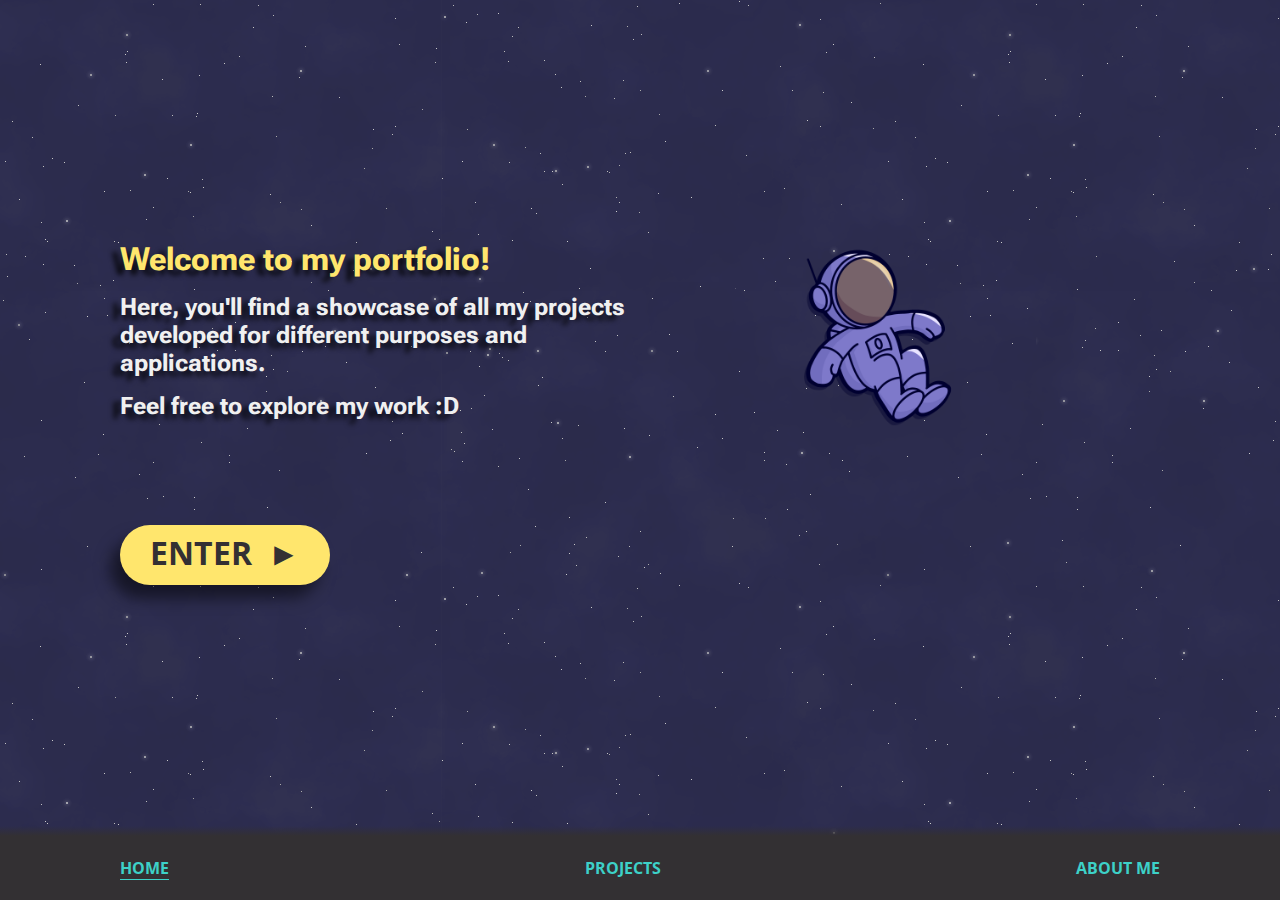
<file: index.html>
<!DOCTYPE html>
<html>
<head>
    <meta http-equiv="Content-Type" content="text/html; charset=utf-8">
    <meta name="viewport" content="width=device-width, initial-scale=1.0">
    <title>Portifolio</title>
    <link href="assets/styles/color_reference.css" rel="stylesheet" />
    <link href="assets/styles/main_style.css" rel="stylesheet" />
    <link href="assets/styles/index_style.css" rel="stylesheet" />
</head>
<body>
    <div class="main-container">
        <div class="image-container">
            <div class="moving-background"></div>
        </div>
        <div class="text-container">
            <div class="main-text">
                <div class="text-content">
                    <h1>Welcome to my portfolio!</h1>
                    <h2>Here, you'll find a showcase of all my projects developed for different purposes and applications.</h2><h2>Feel free to explore my work :D</h2>
                    <a href='projects.html'><button>ENTER&nbsp;&nbsp;►</button></a>
                </div>
                <div class="image-content">
                    <img src="assets/imgs/Profile/astronault3.png">
                </div>
            </div>
            <div class="bottom-bar-transition"></div>
        </div>
    </div>
    <nav class="bottom-bar">
        <ul class="nav-list">
            <li><a class="selected" href="#">HOME</a></li>
            <li><a class="not-selected" href="projects.html">PROJECTS</a></li>
            <li><a class="not-selected" href="resume.html">ABOUT ME</a></li>
        </ul>
    </div>
</body>
</html>
</file>
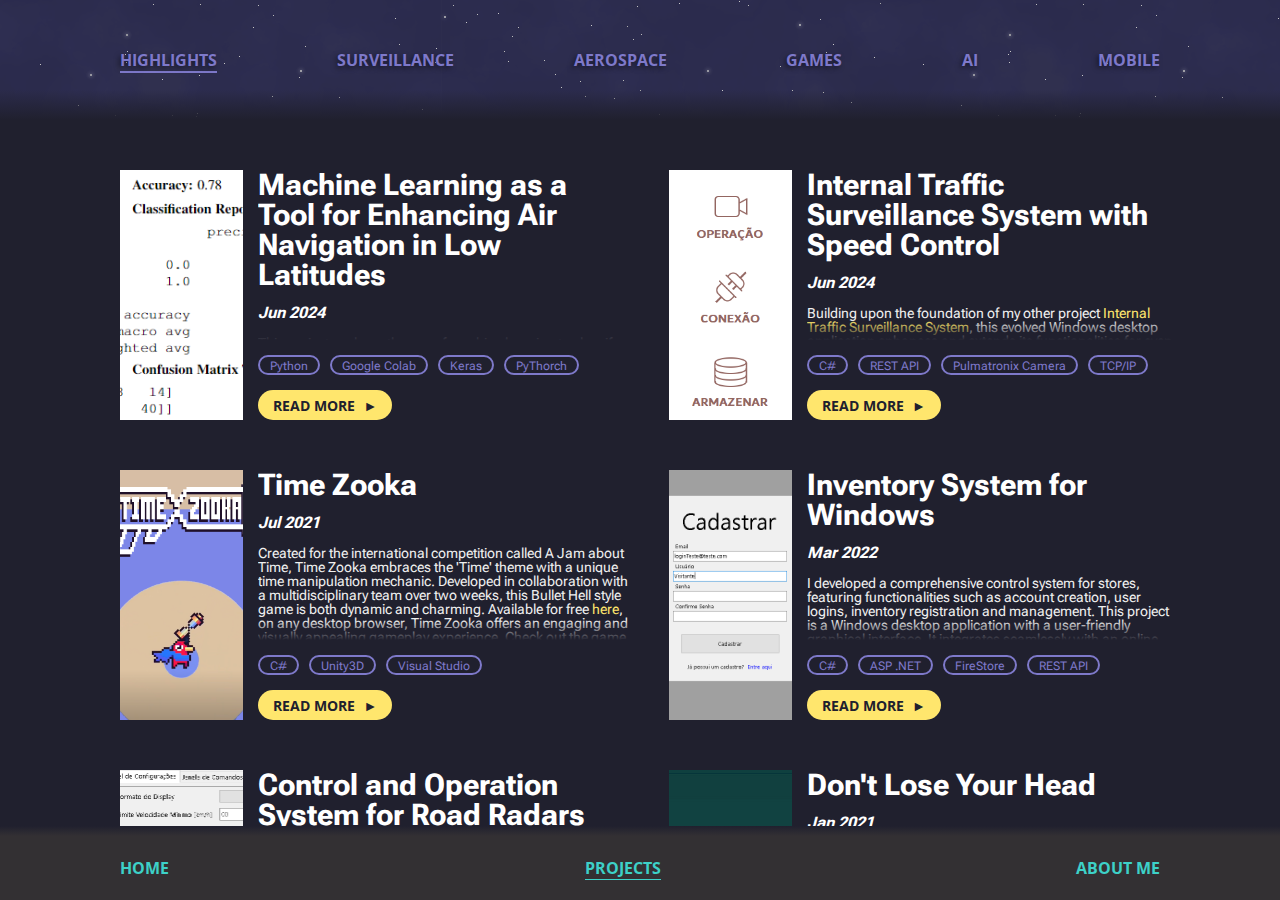
<file: projects.html>
<!DOCTYPE html>
<html>
<head>
    <meta http-equiv="Content-Type" content="text/html; charset=utf-8">
    <meta name="viewport" content="width=device-width, initial-scale=1.0">
    <title>Portifolio</title>
    <link href="assets/styles/color_reference.css" rel="stylesheet" />
    <link href="assets/styles/main_style.css" rel="stylesheet" />
    <link href="assets/styles/projects_style.css" rel="stylesheet" />
    <script src="assets/scripts/dataset.js"></script>
    <script src="assets/scripts/projects.js"></script>
</head>
<body>
    <div class="main-container">
        <div class="top-bar">
            <ul class="nav-list">
                <li><a id="highlight" onclick="generateHighlightContent()" class="not-selected">HIGHLIGHTS</a></li>
                <li><a id="traffic" onclick="generateFilterContent('traffic')" class="not-selected">SURVEILLANCE</a></li>
                <li><a id="aerospace" onclick="generateFilterContent('aerospace')" class="not-selected">AEROSPACE</a></li>
                <li><a id="games" onclick="generateFilterContent('games')" class="not-selected">GAMES</a></li>
                <li><a id="ai" onclick="generateFilterContent('ai')" class="not-selected">AI</a></li>
                <li><a id="mobile" onclick="generateFilterContent('mobile')" class="not-selected">MOBILE</a></li>
            </ul>
            <div class="top-bar-transition"></div>
        </div>
        <div class="projects-container" id="project-container">
            <div class="main-projects">
                <div class="project-sample">
                    <div class="sample-image">
                    </div>
                    <div class="sample-description">
                        <div class="sample-text">
                            <h2>${item.title}</h2>
                            <h3>${item.date}</h3>
                            ${item.description}
                        </div>
                        <div class="sample-bar">
                            <button>LER SOBRE</button>
                            <span>TAG</span>
                        </div>
                    </div>
                </div>
            </div>
            <div class="filler"></div>
            <div class="bottom-bar-transition"></div>
        </div>
    </div>
    <div class="bottom-bar">
        <ul class="nav-list">
            <li><a class="not-selected" href="index.html">HOME</a></li>
            <li><a class="selected" href="#highlight">PROJECTS</a></li>
            <li><a class="not-selected" href="resume.html">ABOUT ME</a></li>
        </ul>
    </div>
</body>
</html>
</file>
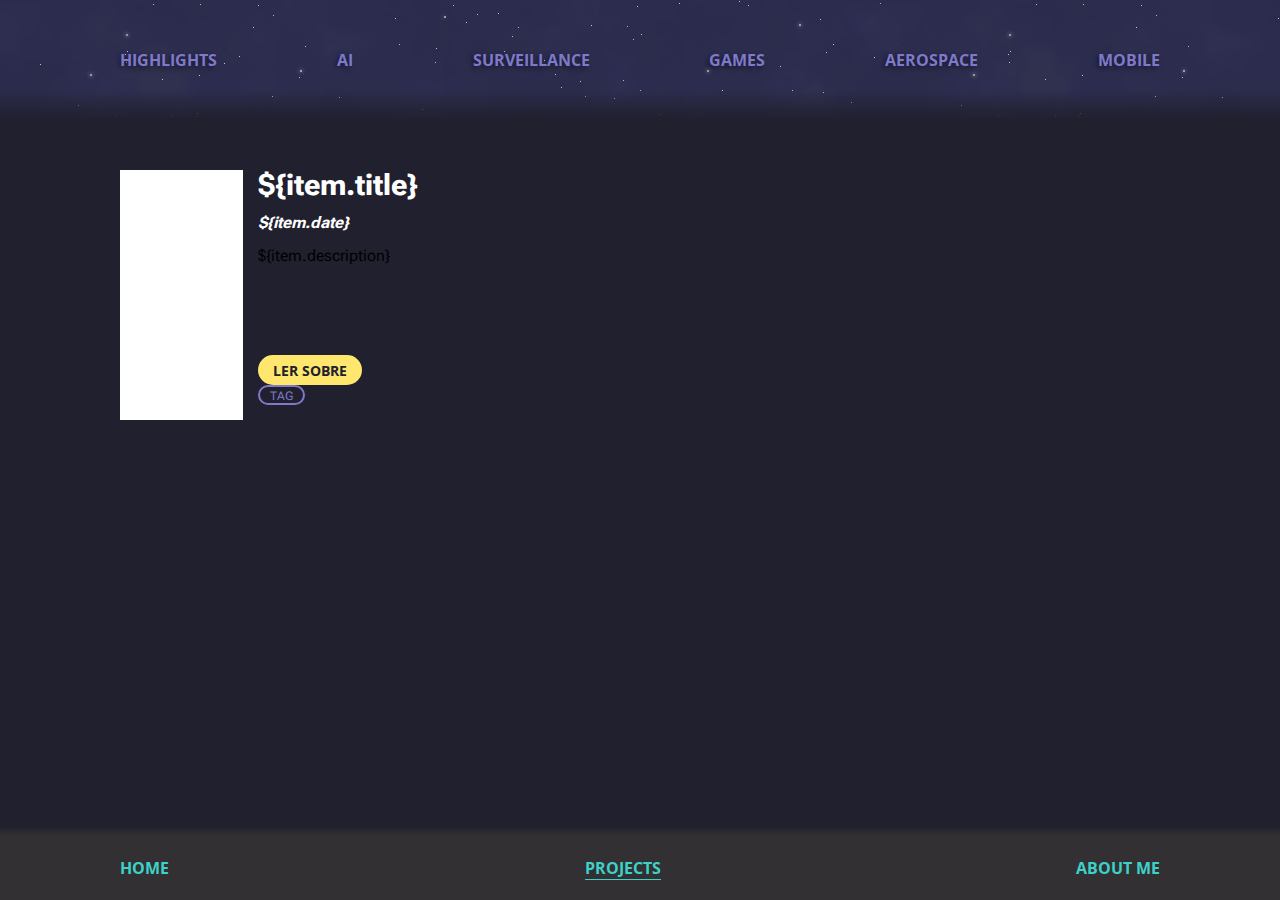
<file: projects_summary.html>
<!DOCTYPE html>
<html>
<head>
    <meta http-equiv="Content-Type" content="text/html; charset=utf-8">
    <meta name="viewport" content="width=device-width, initial-scale=1.0">
    <title>Portifolio</title>
    <link href="assets/styles/color_reference.css" rel="stylesheet" />
    <link href="assets/styles/main_style.css" rel="stylesheet" />
    <link href="assets/styles/projects_style.css" rel="stylesheet" />
    <script src="assets/scripts/projects_summary.js"></script>
</head>
<body>
    <div class="main-container">
        <div class="top-bar">
            <ul class="nav-list">
                <li><a id="highlight" onclick="generateHighlightContent()" class="not-selected" href="#">HIGHLIGHTS</a></li>
                <li><a id="ai" onclick="generateFilterContent('ai')" class="not-selected" href="#">AI</a></li>
                <li><a id="traffic" onclick="generateFilterContent('traffic')" class="not-selected" href="#">SURVEILLANCE</a></li>
                <li><a id="games" onclick="generateFilterContent('games')" class="not-selected" href="#">GAMES</a></li>
                <li><a id="aerospace" onclick="generateFilterContent('aerospace')" class="not-selected" href="#">AEROSPACE</a></li>
                <li><a id="mobile" onclick="generateFilterContent('mobile')" class="not-selected" href="#">MOBILE</a></li>
            </ul>
            <div class="top-bar-transition"></div>
        </div>
        <div class="projects-container" id="project-container">
            <div class="main-projects">
                <div class="project-sample">
                    <div class="sample-image">
                    </div>
                    <div class="sample-description">
                        <div class="sample-text">
                            <h2>${item.title}</h2>
                            <h3>${item.date}</h3>
                            ${item.description}
                        </div>
                        <div class="sample-bar">
                            <button>LER SOBRE</button>
                            <span>TAG</span>
                        </div>
                    </div>
                </div>
            </div>
            <div class="filler"></div>
            <div class="bottom-bar-transition"></div>
        </div>
    </div>
    <div class="bottom-bar">
        <ul class="nav-list">
            <li><a class="not-selected" href="index.html">HOME</a></li>
            <li><a class="selected" href="#">PROJECTS</a></li>
            <li><a class="not-selected" href="resume.html">ABOUT ME</a></li>
        </ul>
    </div>
    <script>
        generateHighlightContent();
    </script>
</body>
</html>
</file>
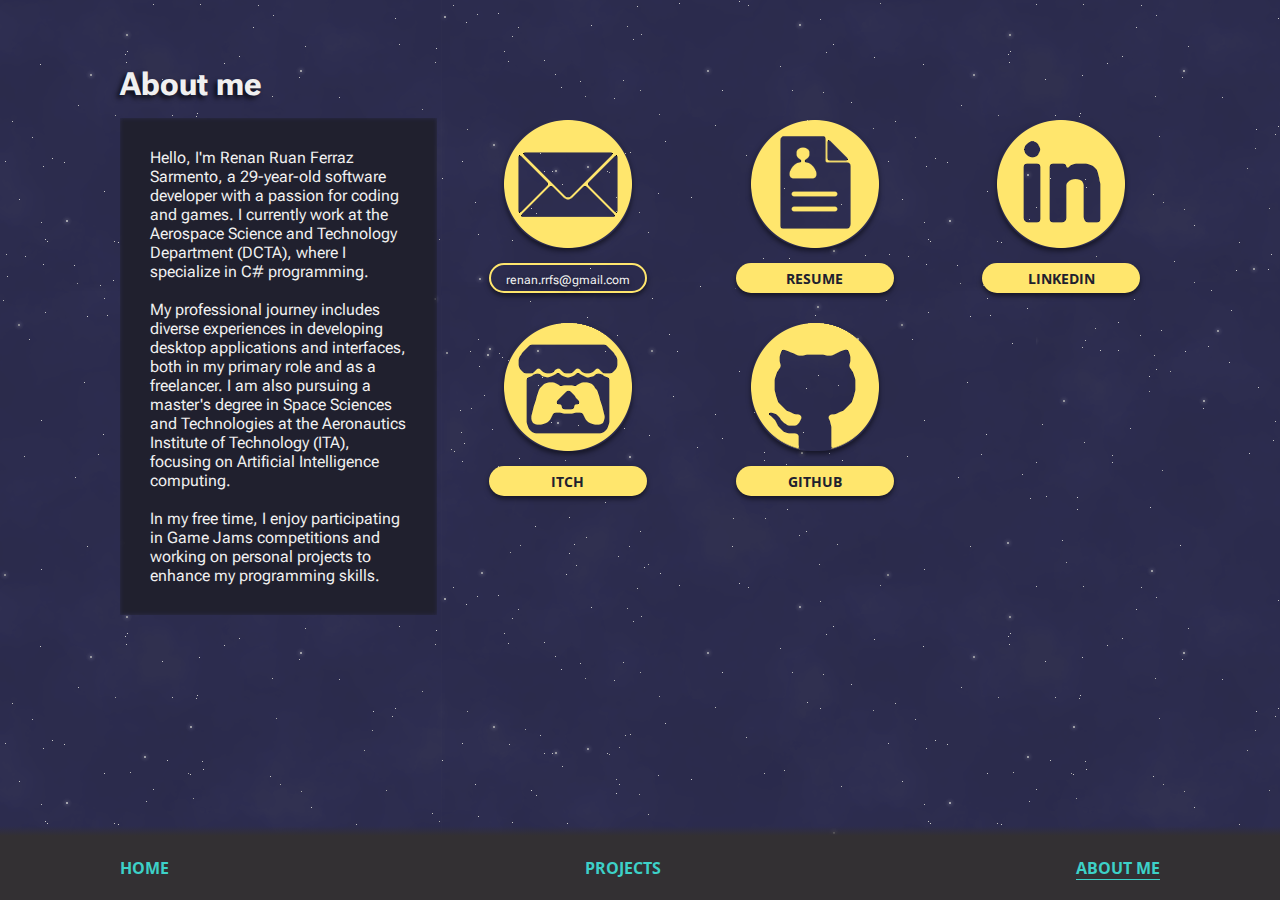
<file: resume.html>
<!DOCTYPE html>
<html>
<head>
    <meta http-equiv="Content-Type" content="text/html; charset=utf-8">
    <meta name="viewport" content="width=device-width, initial-scale=1.0">
    <title>Portifolio</title>
    <link href="assets/styles/color_reference.css" rel="stylesheet"/>
    <link href="assets/styles/main_style.css" rel="stylesheet" />
    <link href="assets/styles/index_style.css" rel="stylesheet" />
    <link href="assets/styles/resume_style.css" rel="stylesheet" />
    <script src="assets/scripts/resume.js"></script>
</head>
<body>
    <div class="main-container">
        <div class="image-container">
            <div class="moving-background"></div>
        </div>
        <div class="text-container">
            <div class="scroll-info">
                <div class="info-content">
                    <h2>About me</h2>
                    <div class="info-area">
                        <p>Hello, I'm Renan Ruan Ferraz Sarmento, a 29-year-old software developer with a passion for coding and games. I currently work at the Aerospace Science and Technology Department (DCTA), where I specialize in C# programming.
                        <br>
                        <br>My professional journey includes diverse experiences in developing desktop applications and interfaces, both in my primary role and as a freelancer. I am also pursuing a master's degree in Space Sciences and Technologies at the Aeronautics Institute of Technology (ITA), focusing on Artificial Intelligence computing.
                        <br>
                        <br>In my free time, I enjoy participating in Game Jams competitions and working on personal projects to enhance my programming skills.</p>
                    </div>
                    
                </div>
                <div class="cards-content">
                    <div class="info-card">

                        <img src='assets/imgs/Icons/icon_email.png'class="icon" onclick="copyEmail()"></img>
                        <div class="card-buttons">
                            <h4>renan.rrfs@gmail.com</h4>
                        </div>
                    </div>
                    <div class="info-card">
                        
                        <img src="assets/imgs/Icons/icon_resume.png" class="icon" onclick="downloadResume()"></img>
                        <div class="card-buttons">
                            <button onclick="downloadResume()">RESUME</button>
                        </div>
                    </div>
                    <div class="info-card">
                        
                        <img src="assets/imgs/Icons/icon_linkedin.png" class="icon" onclick="goToExternalSite('https://linkedin.com/in/renan-sarmento/')"></img>
                        <div class="card-buttons">
                            <button onclick="goToExternalSite('https://linkedin.com/in/renan-sarmento/')">LINKEDIN</button>
                        </div>
                    </div>
                    <div class="info-card">
                        
                        <img src="assets/imgs/Icons/icon_itch.png" class="icon" onclick="goToExternalSite('https://renanruan.itch.io/')"></img>
                        <div class="card-buttons">
                            <button onclick="goToExternalSite('https://renanruan.itch.io/')">ITCH</button>
                        </div>
                    </div>
                    <div class="info-card">
                        
                        <img src="assets/imgs/Icons/icon_github.png" class="icon" onclick="goToExternalSite('https://renanruan.github.io/')"></img>
                        <div class="card-buttons">
                            <button onclick="goToExternalSite('https://renanruan.github.io/')">GITHUB</button>
                        </div>
                    </div>
                </div>
            </div>
            <div class="bottom-bar-transition"></div>
        </div>
    </div>
    <nav class="bottom-bar">
        <ul class="nav-list">
            <li><a class="not-selected" href="index.html">HOME</a></li>
            <li><a class="not-selected" href="projects.html">PROJECTS</a></li>
            <li><a class="selected" href="#">ABOUT ME</a></li>
        </ul>
    </div>
</body>
</html>
</file>
<file: assets/styles/color_reference.css>
:root {
    --light_yellow: #ffe66d;
    --off_white: #f0f0f0;
    --white: #ffffff;
    --teal: #3dd1c8;
    --dark_blue: #20202e;
    --dark_gray: #333033;
    --mutted_blue: #7E79CA;
}
</file>
<file: assets/styles/main_style.css>
@import url('https://fonts.googleapis.com/css2?family=Roboto+Flex:ital,wght@0,100;0,400;0,700;1,100;1,400;1,700&family=Open+Sans:ital,wght@0,300;0,400;0,600;0,700;1,300;1,400;1,600;1,700&display=swap');

body, html {
    margin: 0;
    padding: 0;
    height: 100%;
    display: flex;
    flex-direction: column;
    font-family: 'Roboto Flex', sans-serif;
    scrollbar-width: 17px;
    scrollbar-color: rgba(40, 37, 40, 1) var(--dark_blue);
}
.main-container {
    position: relative;
    width: 100%;
    height: calc(100% - 64px);
    overflow: hidden;
}
.bottom-bar-transition{
    width: 100%;
    height: 10px;
    background-image: linear-gradient(to bottom, rgba(51, 48, 51, 0), var(--dark_gray));
    flex-shrink: 0;
}
.bottom-bar{
    width: 100%;
    height: 64px;
    background-color: var(--dark_gray);
    display: flex;

    .nav-list li{
        a {
            font-family: 'Open Sans', sans-serif;
            font-size: 16px;
            font-weight: bold;
            color: var(--teal);
            text-decoration: none;
        }
        .not-selected {
            border-bottom: 1px solid var(--dark_gray);
        }
        .not-selected:hover {
            border-bottom: 1px solid var(--teal);
        }
        .selected {
            border-bottom: 1px solid var(--teal);
        }
    }

    @media (max-width:960px){
        .nav-list li{
            a {
                font-size: 14px;
            }
        }
    }
}
.nav-list{
    display: flex;
    flex: 1;
    justify-content: space-between;
    align-items: center;
    list-style: none;
    padding: 0;
    margin: 0 120px;
}
@media (max-width:960px){
    .nav-list{
        margin: 0 30px;
    }
}
.nav-list li{
    text-align: center;
}
.nav-list li:first-child {
    margin-left: 0px;
    text-align: left;
}
.nav-list li:last-child{
    margin-right: 0px;
    text-align: right;
}
::-webkit-scrollbar{
    width: 17px;
}
::-webkit-scrollbar-track{
    background: var(--dark_blue);
}
::-webkit-scrollbar-thumb{
    background: rgba(40, 37, 40, 1);
}
::-webkit-scrollbar-thumb:hover{
    background: rgba(51, 48, 51, 1);
}
.filler{
    display: flex;
    flex: 1;
}
</file>
<file: assets/styles/index_style.css>
.image-container {
    position: relative;
    width: 100%;
    height: 100%;
    overflow: hidden;
}
.moving-background{
    background-image: url('../imgs/Background/sky.png');
    background-repeat: repeat;
    position: absolute;
    top: 0;
    left: 0;
    width: 100%;
    height: calc(100% + 400px);
    animation: bounce 120s linear infinite;
    z-index: -2;
}
.text-container{
    position: absolute;
    top: 0;
    left: 0;
    width: 100%;
    height: 100%;
    flex-shrink: 0;
    flex-direction: column;
    display: flex;
    z-index: 2;
}
.main-text{
    display: flex;
    flex: 1;
    height: 100%;
    padding: 0px 120px;
    flex-direction: row;

    .text-content{
        width: 50%;
        height: max-content;
        align-items:start;
        margin-top: 25vh;

        button{
            width: max-content;
            height: 60px;
            font-family: 'Open Sans', sans-serif;
            font-weight: bold;
            font-size: 32px;
            color: var(--dark_gray);
            margin: 15px 0px;
            margin-top: 10vh;
            padding: 0px 30px 5px 30px;
            background-color: var(--light_yellow);
            border-radius: 30px;
            border: none;
            cursor: pointer;
            box-shadow: -10px 13px 15px rgba(0,0,0,0.5);
        }
    }

    .image-content{
        display: flex;
        flex: 1;
        align-items: center;
        justify-content: start;
        flex-direction: column;
        position:relative;
        margin-top: 25vh;

        img{
            position: absolute;
            top: 5px;
            left:25%;
            display: block;
            width: 50%;
            height: auto;
            object-fit: contain;
            animation: astro_bounce 12s ease-in-out infinite;
            z-index: 15;
            padding-right: 10%;
            box-sizing: border-box;
        }
/*
        .text{
            position: absolute;
            padding-right: 10%;
            box-sizing: border-box;
            font-family: 'Open Sans', sans-serif;
            font-weight: bold;
            font-size: 32px;
            color: var(--off_white);
            text-align: center;
            text-shadow:
             2px 2px 0 #000,
             -2px 2px 0 #000,
             2px -2px 0 #000,
             -2px -2px 0 #000;
        }

        .text.overlay{
            top:35%;
            left:50%;
            transform: translate(-50%);
            z-index: 20;
            
        }

        .text.underlay{
            top: 0;
            left:50%;
            transform: translate(-50%);
            z-index: 10;
        }
            */
    }
}
@media (max-width:960px){
    .main-text{
        padding-left: 30px;
        padding-right: 30px;
        flex-direction: column;

        .text-content{
            width: 100%;
            height: max-content;
            margin-top: 10vh;

            button{
                height: 52px;
                font-family: 'Open Sans', sans-serif;
                font-weight: bold;
                font-size: 24px;
                border-radius: 26px;
                margin-top: 15px;
            }
        }
    
        .image-content{
            width: 100%;
            height: auto;
            margin-top: 0;

            img{
                top: 20%;
                left: 20%;
                width: 60%;
                padding-top: 30px;
                padding-right: 0;
            }
        }
    }
}
h1{
    font-family: 'Roboto Flex', sans-serif;
    font-weight: bold;
    font-size: 32px;
    color: var(--light_yellow);
    text-shadow: -8px 5px 5px rgba(0,0,0,0.75);
    margin: 15px 0px;
}
@media (max-width:960px){
    h1{
        font-size: 28px;
    }
}
h2{
    font-family: 'Roboto Flex', sans-serif; 
    font-size: 24px;
    color: var(--off_white);
    text-shadow: -8px 5px 5px rgba(0,0,0,0.75);
    margin: 15px 0px;
}
@media (max-width:960px){
    h2{
        font-size: 20px;
    }
}
@keyframes bounce {
    0%, 100% {
        transform: translateY(0);
    }
    50% {
        transform: translateY(-400px);
    }
}
@keyframes astro_bounce {
    0% {
        transform: translateY(0) rotate(8deg);
    }
    25% {
        transform: translateY(-20px);
    }
    50% {
        transform: translateY(0) rotate(-2deg);
    }
    75% {
        transform: translateY(-20px);
    }
    100% {
        transform: translateY(0) rotate(8deg);
    }
}
</file>
<file: assets/styles/projects_style.css>
.top-bar{
    width: 100%;
    height: 90px;
    background-image: url('../imgs/Background/sky.png');
    background-repeat: repeat;
    display: flex;
    flex-flow: column;
    padding-top: 30px;

    .nav-list{
        list-style-type: none;
        flex-wrap: wrap;
        gap: 20px;
    }

    .nav-list li{ 
        a{
            font-family: 'Open Sans', sans-serif;
            font-size: 16px;
            font-weight: bold;
            color: var(--mutted_blue);
            text-decoration: none;
            text-shadow: -2px 2px 5px rgba(0,0,0,0.5);
        }

        .not-selected {
            border-bottom: 2px solid rgba(32, 32, 46, 0);
        }
        .not-selected:hover {
            border-bottom: 2px solid var(--mutted_blue);
        }
        .selected {
            border-bottom: 2px solid var(--mutted_blue);
        }
    }

    @media (max-width:960px){
        .nav-list{
            margin-bottom: 15px;
            
        }

        .nav-list li{ 
            a{
                font-size: 14px;
            }
        }
    }
}
@media (max-width:960px){
    .top-bar{
        height: 100px;
    }
}

.top-bar-transition{
    width: 100%;
    height: 30px;
    background-image: linear-gradient(to bottom, rgba(32, 32, 46, 0), var(--dark_blue));
    flex-shrink: 0;
}
.projects-container
{
    width: 100%;
    height: calc(100% - 120px);
    display: flex;
    flex-shrink: 0;
    flex-direction: column;
    background-color: var(--dark_blue);
}
@media (max-width:960px){
    .projects-container{
        height: calc(100% - 130px);
    }
}
.main-projects{
    display: flex;
    width: calc(100% - 223px);
    height: auto;
    flex-wrap: wrap;
    justify-content:space-between;
    margin-top: 50px;
    padding-left: 120px;
    padding-right: 103px;
    padding-bottom: 20px;
    overflow-y: scroll;
    gap:0
}
@media (max-width:960px){
    .main-projects{ 
        padding-left: 30px;
        padding-right: 13px;
        width: calc(100% - 60px);
    }
}
.mobile-sample{
    width: 100%;
    height: auto;
    display: flex;
    flex-direction: column;

    h2{
        font-family: 'Roboto Flex', sans-serif;
        font-weight: bold;
        font-size: 30px;
        color: var(--white);
        margin: 0 0 15px 0;
        padding: 0;
        line-height: 1;
        text-wrap: wrap;
    }
}
.project-sample{
    width: calc(50% - 20px);
    height: 250px;
    display: flex;
    flex-direction: row;
    margin-bottom: 50px;
    overflow: hidden;
}
@media (max-width:960px){
    .project-sample{
        width: 100%;
    }
}
.sample-image{
    width: 25%;
    height: 250px;
    background-color: white;
    margin-right: 15px;
    overflow: hidden;

    img{
        width: 100%;
        height: 100%;
        object-fit:cover;
        
    }
}

@media (max-width:960px){
    .sample-image{
        width: 40%;
    }
}

.sample-description{
    width: 75%;
    max-height: 250px;
}

@media (max-width:960px){
    .sample-description{
        width: 60%;
    }
}
.sample-text{
    width: 100%;
    height: 170px;
    overflow: hidden;
    margin-bottom: 15px;
    position: relative;

    h2{
        font-family: 'Roboto Flex', sans-serif;
        font-weight: bold;
        font-size: 30px;
        color: var(--white);
        margin: 0 0 15px 0;
        padding: 0;
        line-height: 1;
        text-wrap: wrap;
    }
    h3{
        font-family: 'Roboto Flex', sans-serif;
        font-style: italic;
        font-size: 16px;
        color: var(--white);
        margin: 0 0 15px 0;
        padding: 0;
        line-height: 1;
    }
    p{
        overflow: hidden;
        font-family: 'Roboto Flex', sans-serif;
        font-size: 14px;
        color: var(--off_white);
        margin: 0 0 15px 0;
        padding: 0;
        line-height: 1;
        min-height: max-content;
    }
}
@media (max-width:960px){
    .sample-text{

        p{
            font-size: 16px;
        }
    }
}
.sample-text::after{
    content: '';
    position: absolute;
    bottom: 0;
    left: 0;
    width: 100%;
    height: 20px;
    background: linear-gradient(to bottom, rgba(0,0,0,0) 0%, var(--dark_blue) 100%);
    pointer-events: none;

}
.sample-bar{
    width: 100%;
    height: 65px;
    display: flex;
    align-items: flex-start;
    flex-direction: column;
    overflow: hidden;

    div{
        display: flex;
        margin-bottom: 15px;
    }

    button{
        width: max-content;
        height: 30px;
        font-family: 'Open Sans', sans-serif;
        font-size: 14px;
        font-weight: bold;
        color: var(--dark_blue);
        padding: 0px 15px;
        background-color: var(--light_yellow);
        border-radius: 15px;
        border: none;
        cursor: pointer;
        margin-right: 15px;
        min-width: max-content;
    }

    span{
        height: 20px;
        line-height: 20px;
        font-family: 'Roboto Flex', sans-serif;
        font-size: 12px;
        color: var(--mutted_blue);
        padding: 2px 10px 0px 10px;
        background-color: var(--dark_blue);
        border-radius: 10px;
        border: 2px solid var(--mutted_blue);
        box-sizing: border-box;
        display: flex;
        margin-right: 10px;
        min-width: max-content;
        align-items: center;
    }
}
@media (max-width:960px){
    .sample-bar{
        height: 65px;

        button{
            margin-right: 5px;
        }

        span{
            margin-right: 5px;
        }
    }
}
.project-content{
    width: calc(100% - 223px);
    height: auto;
    padding-left: 120px;
    padding-right: 103px;
    overflow-y: scroll;
}
@media (max-width:960px){
    .project-content{
        width: calc(100% - 103px);
        padding-left: 60px;
        padding-right: 43px;
    }
}
.project-text{
    width: 100%;
    height: auto;
    padding-top: 50px;
    padding-bottom: 20px;

    h2{
        font-family: 'Roboto Flex', sans-serif;
        font-weight: bold;
        font-size: 32px;
        color: var(--white);
        margin: 0 0 30px 0;
        padding: 0;
        line-height: 1;
    }
    h3{
        font-family: 'Roboto Flex', sans-serif;
        font-style: italic;
        font-size: 12px;
        color: var(--white);
        margin: 0 0 15px 0;
        padding: 0;
        line-height: 1;
    }
    p{
        font-family: 'Roboto Flex', sans-serif;
        font-size: 12px;
        color: var(--off_white);
        margin: 0 0 15px 0;
        padding: 0;
        line-height: 1;
    }
}
.project-tags{
    width: 100%;
    height: auto;
    display: flex;
    align-content: baseline;
    flex-wrap: wrap;
    row-gap: 15px;

    span{
        width: max-content;
        height: 20px;
        line-height: 20px;
        font-family: 'Roboto Flex', sans-serif;
        font-size: 12px;
        color: var(--mutted_blue);
        padding: 0 10px;
        background-color: var(--dark_blue);
        border-radius: 10px;
        border: 2px solid var(--mutted_blue);
        box-sizing: border-box;
        display: inline-block;
        margin-right: 10px;
    }
}
.project-images{
    width: 100%;
    height: 300px;
    position: relative;
    display: inline-block;
    margin: 30px 0px;
    background-color: var(--dark_gray);

    img{
        position: absolute;
        display: block;
        top:50%;
        left:50%;
        transform: translate(-50%,-50%);
        max-width: 100%;
        max-height: 100%;
        object-fit: contain;
        cursor: pointer;
    }
}
.slide-buttons{
    width: 100%;
    height: 30px;
    margin-bottom: 15px;
    display: flex;
    flex-flow: row;
    justify-content: center;

    button{
        width: max-content;
        height: 30px;
        margin: 0px 15px;
        cursor: pointer;
        font-family: 'Open Sans', sans-serif;
        font-size: 14px;
        font-weight: bold;
        color: var(--dark_blue);
        background-color: var(--light_yellow);
        border: none;
        border-radius: 15px;
        padding: 0px 15px;
    }
}
@media (max-width:960px){
    .slide-buttons{
        justify-content: space-between;
    }
}
a{
    color: var(--light_yellow);
    text-decoration: none;
}
</file>
<file: assets/styles/resume_style.css>
.scroll-info{
    display: flex;
    max-height: 100%;
    flex-flow: row;
    flex: 1;
    overflow-y: scroll;
    padding-left: 120px;
    padding-right: 103px;
}
@media (max-width:960px){
    .scroll-info{
        flex-flow: column;
        padding-left: 30px;
        padding-right: 30px;
    }
}
.info-content{
    display: flex;
    width: 30%;
    height: max-content;
    margin-top: 50px;
    margin-right: 15px;
    flex-flow: column;

    h2{
        font-family: 'Roboto Flex', sans-serif; 
        font-size: 32px;
        color: var(--off_white);
        text-shadow: -3px 3px 5px rgba(0,0,0,0.75);
        margin: 15px 0px;
    }
}
@media (max-width:960px){
    .info-content{
        width: 100%;
        margin-right: 0;

        h2{
            font-size: 28px;
        }
    }
}
.info-area{
    display: flex;
    position: relative;
    flex: 1;
    padding: 0;
    overflow: hidden;
    text-align: left;
    margin-bottom: 50px;
    flex-flow: column;

    p{
        color: var(--off_white);
        font-family: 'Roboto Flex', sans-serif;
        font-weight: normal;
        font-size: 16px;
        margin: 30px;
    }

    @media (max-width:960px){
        p{
            font-size: 14px;
            margin: 15px;
        }
    }

}
@media (max-width:960px){
    .info-area{
        margin-bottom: 15px;
    }
}
.info-area::before{
    content: '';
    position: absolute;
    top: 0;
    right: 0;
    bottom: 0;
    left: 0;
    width: 100%;
    height: 100%;
    background: var(--dark_blue);
    filter: blur(2px);
    z-index: -1;
}
.profile-picture{
    display: flex;
    max-width: 300px;
    flex: 1;
    aspect-ratio: 1;
    justify-self: center;
    border-radius: 50%;
    margin: 30px auto;
    border: 4px solid var(--light_yellow);
}
.cards-content{
    display: grid;
    padding-top: 120px;
    padding-bottom: 15px;
    grid-template-columns: repeat(3, 1fr);
    grid-template-rows: repeat(2, 1fr);
    gap: 15px;
    width: calc( 70% - 15px);
    height: max-content;
    box-sizing: border-box;
}
@media (max-width:960px){
    .cards-content{
        padding-top: 15px;
        grid-template-columns: repeat(2, 1fr);
        grid-template-rows: repeat(3, 1fr);
        width: 100%;
    }
}
.info-card{
    position: relative;
    display: flex;
    justify-content: center;
    align-items: center;
    flex-flow: column;
    overflow: hidden;
 /*   border: 2px solid var(--dark_blue);
    background-color: var(--dark_blue);
    border: 2px solid var(--light_yellow);*/


    h3{
        font-family: 'Roboto Flex', sans-serif;
        font-weight: bold;
        font-size: 18px;
        color: var(--white);
        margin: 15px 0px;
        text-shadow: 0px 3px 5px rgba(0,0,0,0.5);
    }

    .icon{
        width: 128px;
        height: 128px;
        box-shadow: 0px 3px 5px rgba(0,0,0,0.5);
        cursor: pointer;
        border-radius: 60px;
    }
    @media (max-width:960px){
        .icon{
            width: 100px;
            height: 100px;
            border-radius: 45px;
        }
    }

    .card-buttons{
        display: flex;
        width: 100%;
        flex-flow: row;
        align-content: center;
        justify-content: center;
        gap: 15px;
    }

    button{
        display: flex;
        align-items: center;
        justify-content: center;
        width: 158px;
        height: 30px;
        font-family: 'Open Sans', sans-serif;
        font-weight: bold;
        font-size: 14px;
        color: var(--dark_blue);
        margin: 15px 0px;
        padding: 15px;
        background-color: var(--light_yellow);
        border-radius: 15px;
        border: none;
        cursor: pointer;
        box-shadow: 0px 3px 5px rgba(0,0,0,0.5);
    }

    @media (max-width:960px){
        button{
            height: 20px;
            width: 120px;
            font-size: 10px;
            padding: 2px 10px 0px 10px;
            border-radius: 10px;
        }
    }

    h4{
        width: 158px;
        height: 30px;
        line-height: 30px;
        justify-content: center;
        font-family: 'Roboto Flex', sans-serif;
        font-size: 12px;
        font-weight: normal;
        color: var(--off_white);
        margin: 15px 0px;
        padding: 0 15px 2px 15px;
        border-radius: 15px;
        border: 2px solid var(--light_yellow);
        box-sizing: border-box;
        display: inline-block;
        text-shadow: 0px 3px 5px rgba(0,0,0,0.5);
        box-shadow: 0px 3px 5px rgba(0,0,0,0.5);
    }

    @media (max-width:960px){
        h4{
            height: 20px;
            width: 120px;
            line-height: 20px;
            font-size: 10px;
            padding: 0 10px;
            border-radius: 10px;
            margin-right: 5px;
        }
    }
}
/*
.info-card::before{
    content: '';
    position: absolute;
    top: 0;
    right: 0;
    bottom: 0;
    left: 0;
    width: 100%;
    height: 100%;
    background: rgba(32,32,46,0.5) ;
    filter: blur(2px);
    z-index: -1;
}
    */
</file>
